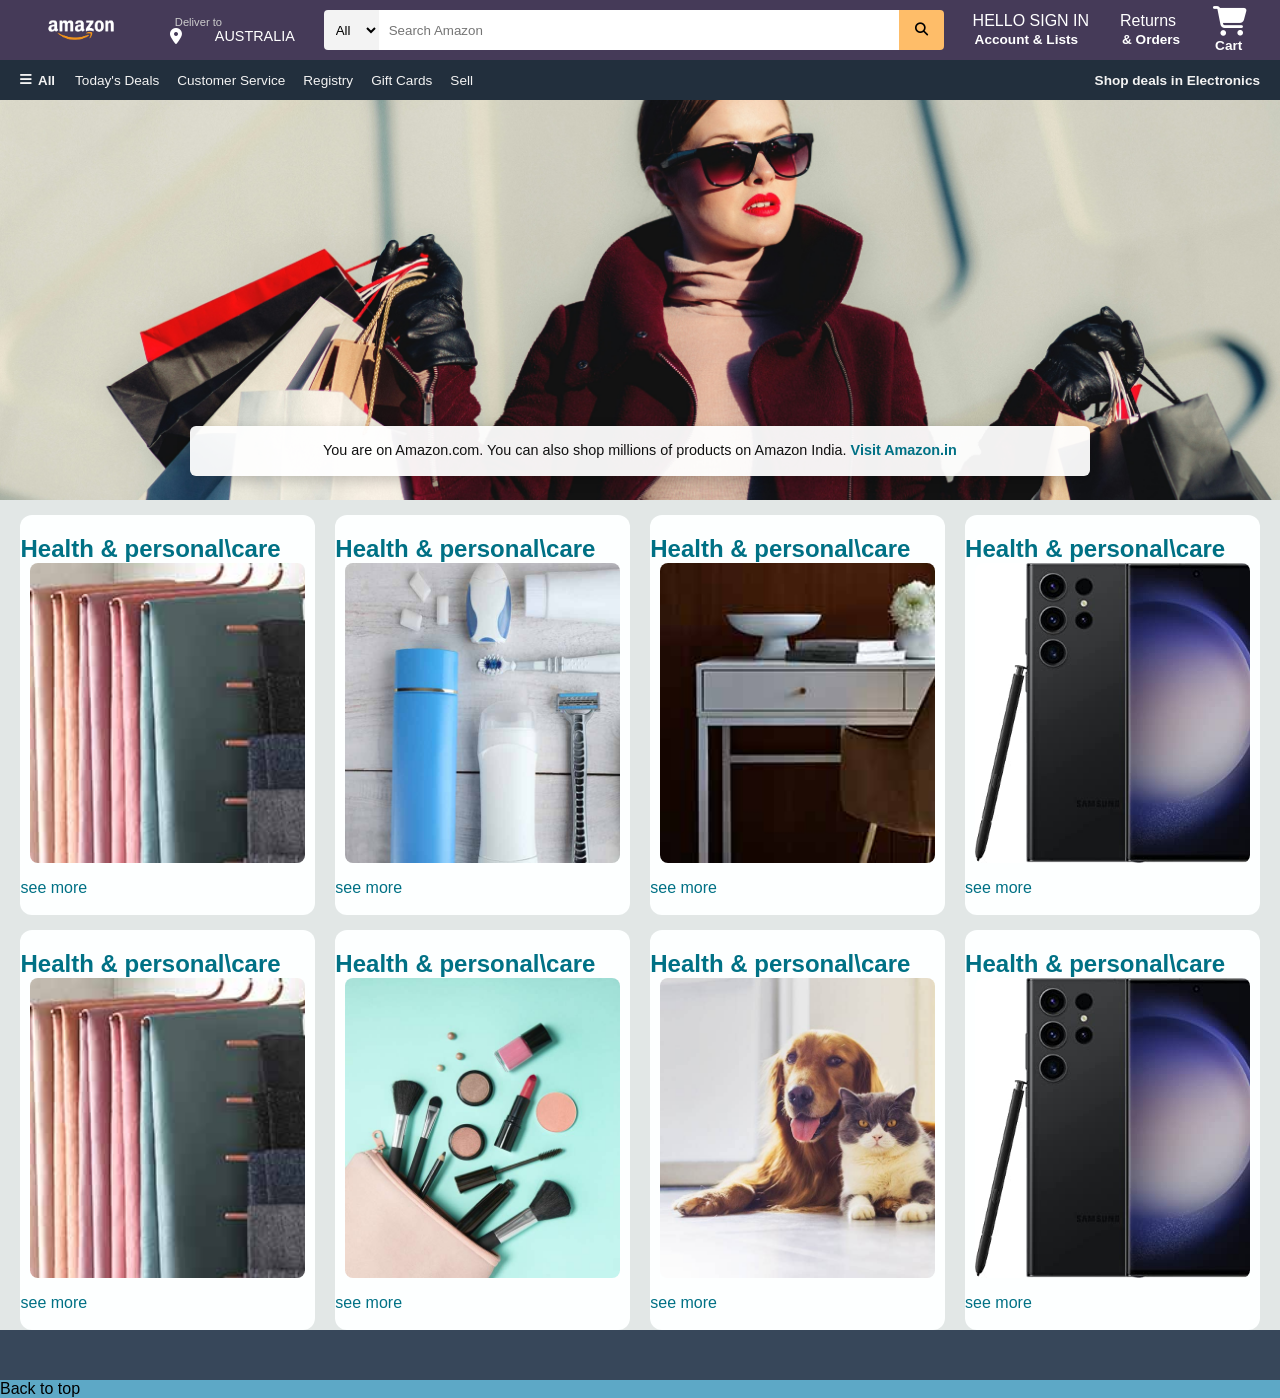
<file: project 1/index.html>
<!DOCTYPE html>
<html lang="en">

<head>
    <meta charset="UTF-8">
    <meta name="viewport" content="width=device-width, initial-scale=1.0">
    <title>AMAZON</title>
    <link rel="stylesheet" href="style.css">
    <link rel="stylesheet" href="https://cdnjs.cloudflare.com/ajax/libs/font-awesome/6.4.0/css/all.min.css">

</head>

<body>
    <header>
        <!-- Amazon navigation bar -->
        <div class="navbar">
            <!-- Brand logo: kept inside the navbar to prevent vertical overflow. -->
            <div class="nav-logo border">
                <div class="logo "></div>
            </div>
            <!-- Delivery location -->
            <div class="nav-address border ">
                <p class="add-first">Deliver to</p>
                <div class="add-icon">

                    <i class="fa-solid fa-location-dot"></i>

                    <p class="add-second">AUSTRALIA</p>
                </div>
            </div>


            <!-- Product search: input and button are outside select for valid HTML. -->
            <div class="nav-search">
                <select class="search-select">
                    <option>All</option>
                    <option>Electronics</option>
                    <option>Books</option>
                </select>
                <input type="text" placeholder="Search Amazon" class="search-input">
                <button class="search-icon" type="button" aria-label="Search">
                    <i class="fa-solid fa-magnifying-glass"></i>
                </button>
            </div>


            <div class="nav-signin border">
                <p><span>HELLO SIGN IN </span></p>
                <P class="nav-second border">
                    Account & Lists
                </P>
            </div>


            <div class="nav-return border">
                <p><span>Returns</span></p>
                <P class="nav-second border">
                    & Orders
                </P>
            </div>
            <div class="nav-cart border">
                <i class="fa-solid fa-cart-shopping"></i>
                <p class="nav-second border">
                    Cart
                </P>

            </div>
        </div>

        <!-- Secondary navigation panel -->
        <nav class="panel" aria-label="Secondary navigation">
            <button class="panel-all" type="button" aria-label="Open all categories">
                <i class="fa-solid fa-bars" aria-hidden="true"></i>
                <span>All</span>
            </button>
            <div class="panel-options">
                <a href="#deals">Today's Deals</a>
                <a href="#service">Customer Service</a>
                <a href="#registry">Registry</a>
                <a href="#gift-cards">Gift Cards</a>
                <a href="#sell">Sell</a>
            </div>
            <a class="panel-deals" href="#electronics">Shop deals in Electronics</a>
        </nav>


    </header>
    <!-- Changed: hero message is structured as a readable callout over the image. -->
    <section class="hero-section">
        <div class="hero-msg">
            <p>
                You are on Amazon.com. You can also shop millions of products on Amazon India.
                <a href="https://www.amazon.in/" target="_blank" rel="noopener noreferrer">Visit Amazon.in</a>
            </p>
        </div>
    </section>


    <div class="shop-section">
        <div class="box1 box">
            <div class="box-content">
                <h2>Health & personal\care</h2>
                <div class="box-img" style="background-image:url('box1_image.jpg')" ;> </div>
                <p>see more</p>
            </div>

        </div>
        <div class="box2 box">
            <div class="box-content">
                <h2>Health & personal\care</h2>
                <div class="box-img" style="background-image:url('box2_image.jpg')" ;> </div>
                <p>see more</p>
            </div>
        </div>
        <div class="box3 box ">
            <div class="box-content">
                <h2>Health & personal\care</h2>
                <div class="box-img" style="background-image:url('box3_image.jpg')" ;> </div>
                <p>see more</p>
            </div>
        </div>
        <div class="box4 box ">
            <div class="box-content">
                <h2>Health & personal\care</h2>
                <div class="box-img" style="background-image:url('box4_image.jpg')" ;> </div>
                <p>see more</p>
            </div>
        </div>
        <div class="box1 box">
            <div class="box-content">
                <h2>Health & personal\care</h2>
                <div class="box-img" style="background-image:url('box1_image.jpg')" ;> </div>
                <p>see more</p>
            </div>

        </div>
        <div class="box2 box">
            <div class="box-content">
                <h2>Health & personal\care</h2>
                <div class="box-img" style="background-image:url('box5_image.jpg')" ;> </div>
                <p>see more</p>
            </div>
        </div>
        <div class="box3 box ">
            <div class="box-content">
                <h2>Health & personal\care</h2>
                <div class="box-img" style="background-image:url('box6_image.jpg')" ;> </div>
                <p>see more</p>
            </div>
        </div>
        <div class="box4 box ">
            <div class="box-content">
                <h2>Health & personal\care</h2>
                <div class="box-img" style="background-image:url('box4_image.jpg')" ;> </div>
                <p>see more</p>
            </div>
        </div>
    </div>
    <footer>
        <div class="footer-panell"></div>
        Back to top

    </footer>
</body>

</html>
</file>
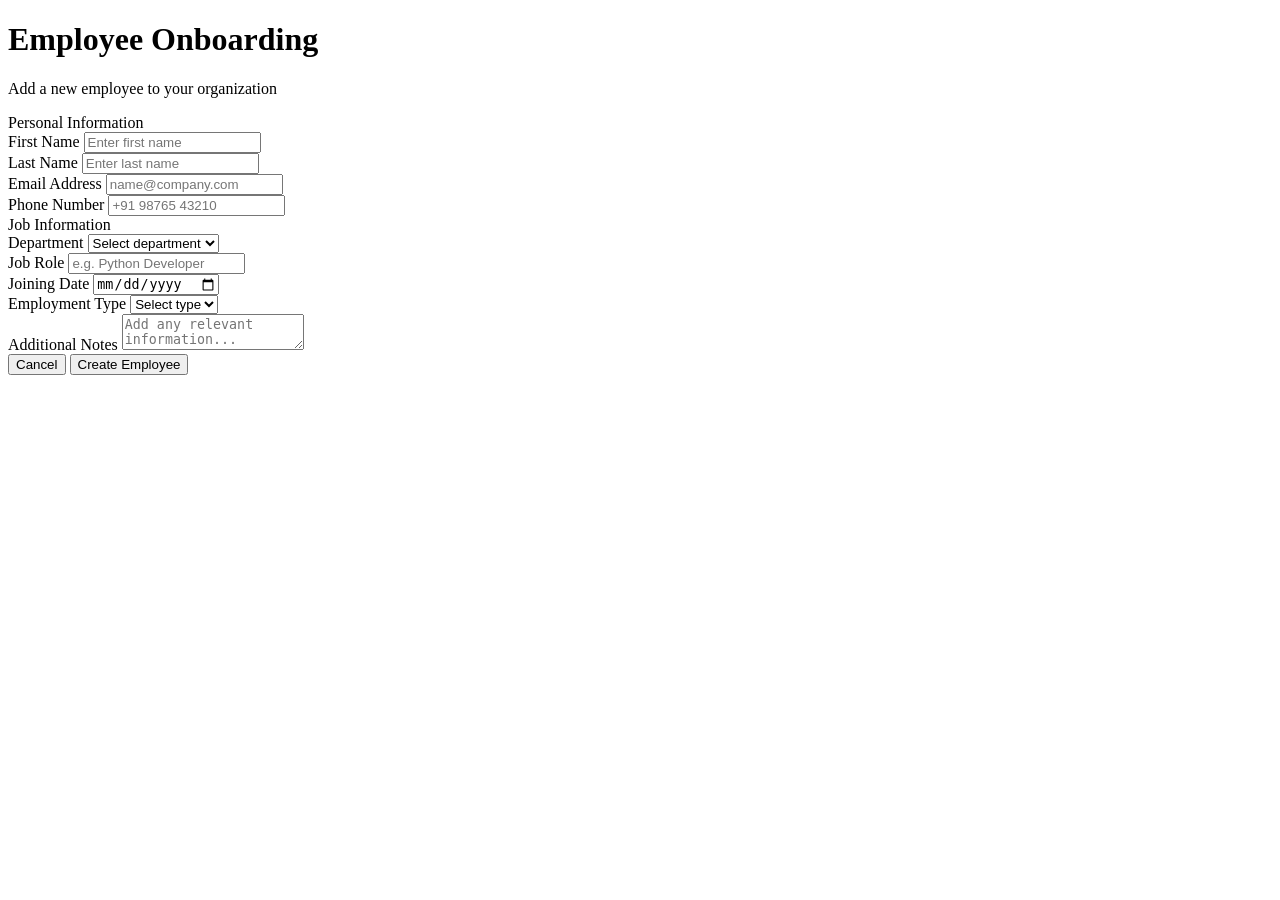
<file: html and css/form.html>
<!DOCTYPE html>
<html lang="en">
<head>
<meta charset="UTF-8">
<meta name="viewport" content="width=device-width,initial-scale=1">
<title>Employee Onboarding</title>

<!-- <style>
*{box-sizing:border-box;margin:0;padding:0}

body{
  font-family:Arial,sans-serif;
  background:#f4f7fb;
  color:#172033;
  padding:40px;
}

.form-box{
  max-width:800px;
  margin:auto;
  background:white;
  padding:30px;
  border-radius:12px;
  box-shadow:0 4px 20px #00000010;
}

h1{font-size:24px;margin-bottom:6px}
.subtitle{color:#64748b;margin-bottom:25px}

.section{
  font-size:14px;
  font-weight:bold;
  color:#2563eb;
  margin:25px 0 15px;
  padding-bottom:8px;
  border-bottom:1px solid #e2e8f0;
}

.grid{
  display:grid;
  grid-template-columns:1fr 1fr;
  gap:18px;
}

.field{
  display:flex;
  flex-direction:column;
  gap:7px;
}

label{
  font-size:13px;
  font-weight:bold;
}

input,select,textarea{
  width:100%;
  padding:11px 12px;
  border:1px solid #cbd5e1;
  border-radius:7px;
  font-size:14px;
  outline:none;
}

input:focus,select:focus,textarea:focus{
  border-color:#2563eb;
}

textarea{
  height:90px;
  resize:vertical;
}

.full{grid-column:1/-1}

.actions{
  display:flex;
  justify-content:flex-end;
  gap:10px;
  margin-top:25px;
}

button{
  padding:11px 18px;
  border-radius:7px;
  cursor:pointer;
  font-weight:bold;
}

.cancel{
  background:white;
  border:1px solid #cbd5e1;
}

.submit{
  background:#2563eb;
  color:white;
  border:0;
}

@media(max-width:600px){
  body{padding:15px}
  .grid{grid-template-columns:1fr}
}
</style> -->
</head>

<body>

<div class="form-box">

  <h1>Employee Onboarding</h1>
  <p class="subtitle">Add a new employee to your organization</p>

  <form>

    <div class="section">Personal Information</div>

    <div class="grid">

      <div class="field">
        <label>First Name          
        </label>
        <input type="text" placeholder="Enter first name" required>
      </div>

      <div class="field">
        <label>Last Name</label>
        <input type="text" placeholder="Enter last name">
      </div>

      <div class="field">
        <label>Email Address</label>
        <input type="email" placeholder="name@company.com">
      </div>

      <div class="field">
        <label>Phone Number</label>
        <input type="tel" placeholder="+91 98765 43210">
      </div>

    </div>

    <div class="section">Job Information</div>

    <div class="grid">

      <div class="field">
        <label>Department</label>
        <select>
          <option>Select department</option>
          <option>Engineering</option>
          <option>Data</option>
          <option>Marketing</option>
          <option>Finance</option>
        </select>
      </div>

      <div class="field">
        <label>Job Role</label>
        <input type="text" placeholder="e.g. Python Developer">
      </div>

      <div class="field">
        <label>Joining Date</label>
        <input type="date">
      </div>

      <div class="field">
        <label>Employment Type</label>
        <select>
          <option>Select type</option>
          <option>Full-time</option>
          <option>Part-time</option>
          <option>Intern</option>
        </select>
      </div>

      <div class="field full">
        <label>Additional Notes</label>
        <textarea placeholder="Add any relevant information..."></textarea>
      </div>

    </div>

    <div class="actions">
      <button type="button" class="cancel">Cancel</button>
      <button type="submit" class="submit">Create Employee</button>
    </div>

  </form>
</div>

</body>
</html>
</file>
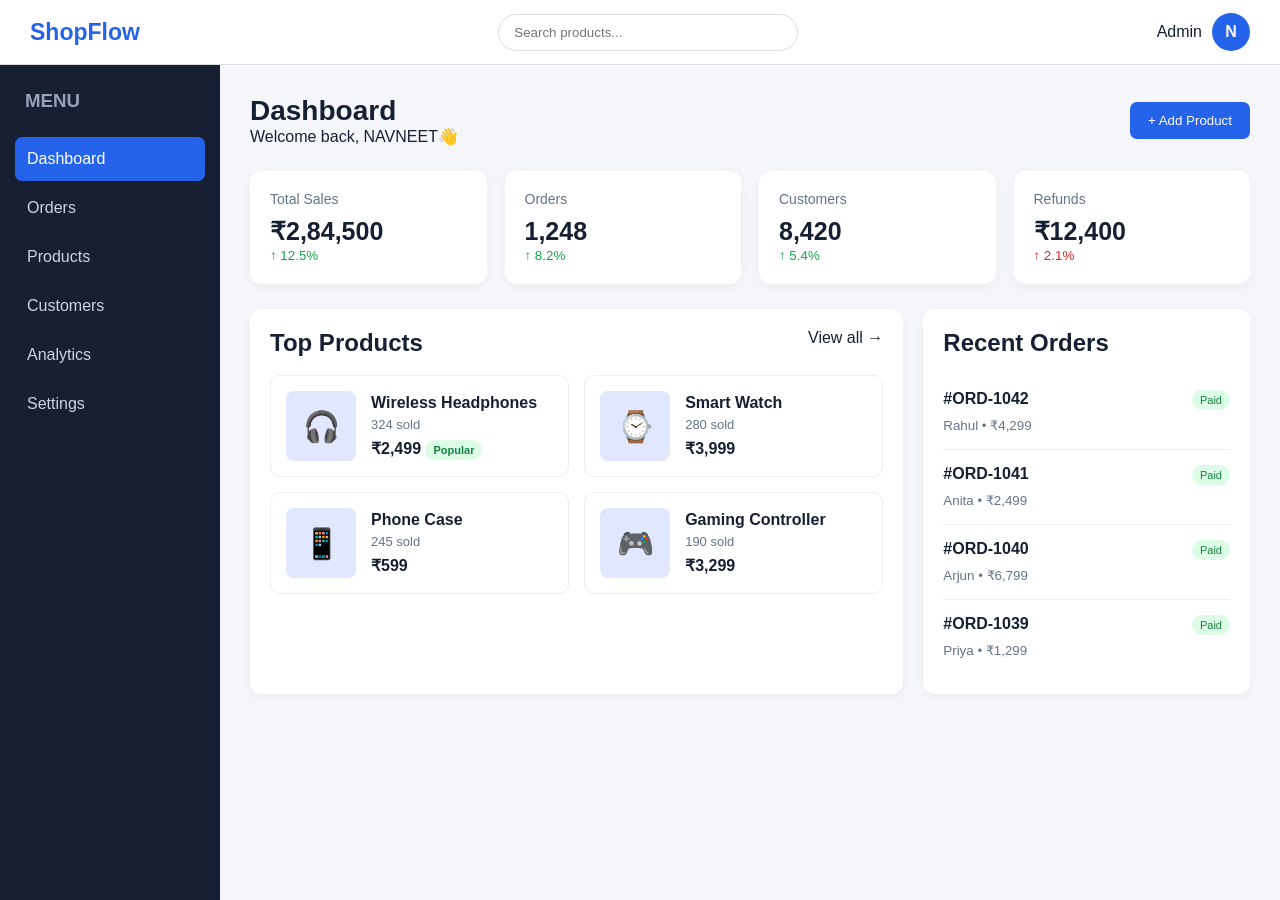
<file: html and css/project1.html>
<!doctype html>
<html>
  <head>
    <meta charset="UTF-8" />
    <meta name="viewport" content="width=device-width,initial-scale=1" />
    <title>Shop Dashboard</title>
    <style>
      :root {
        --primary: #2563eb;
        --dark: #172033;
        --light: #f4f6fa;
        --white: #fff;
        --gray: #64748b;
      }
      * {
        box-sizing: border-box;
        margin: 0;
        padding: 0;
      }
      body {
        font-family: Arial, sans-serif;
        background: var(--light);
        color: var(--dark);
      }
      .navbar {
        height: 65px;
        background: var(--white);
        display: flex;
        align-items: center;
        justify-content: space-between;
        padding: 0 30px;
        border-bottom: 1px solid #ddd;
      }
      .logo {
        font-size: 23px;
        font-weight: bold;
        color: var(--primary);
      }
      .search {
        width: 300px;
        padding: 10px 15px;
        border: 1px solid #ddd;
        border-radius: 20px;
      }
      .profile {
        display: flex;
        align-items: center;
        gap: 10px;
      }
      .avatar {
        width: 38px;
        height: 38px;
        border-radius: 50%;
        background: var(--primary);
        color: white;
        display: grid;
        place-items: center;
        font-weight: bold;
      }
      .layout {
        display: grid;
        grid-template-columns: 220px 1fr;
        min-height: calc(100vh - 65px);
      }
      .sidebar {
        background: var(--dark);
        padding: 25px 15px;
        color: white;
      }
      .sidebar h3 {
        margin: 0 10px 25px;
        color: #94a3b8;
      }
      .sidebar a {
        display: block;
        color: #cbd5e1;
        text-decoration: none;
        padding: 13px 12px;
        border-radius: 7px;
        margin: 5px 0;
      }
      .sidebar a:hover,
      .sidebar .active {
        background: var(--primary);
        color: white;
      }
      .main {
        padding: 30px;
        overflow: auto;
      }
      .header {
        display: flex;
        justify-content: space-between;
        align-items: center;
        margin-bottom: 25px;
      }
      .header h1 {
        font-size: 28px;
      }
      .button {
        background: var(--primary);
        color: white;
        border: 0;
        padding: 11px 18px;
        border-radius: 7px;
        cursor: pointer;
      }
      .button:hover {
        opacity: 0.85;
      }
      .stats {
        display: grid;
        grid-template-columns: repeat(4, 1fr);
        gap: 18px;
        margin-bottom: 25px;
      }
      .card {
        background: var(--white);
        padding: 20px;
        border-radius: 12px;
        box-shadow: 0 3px 12px #0000000b;
      }
      .stat-title {
        color: var(--gray);
        font-size: 14px;
        margin-bottom: 10px;
      }
      .stat-value {
        font-size: 25px;
        font-weight: bold;
      }
      .green {
        color: #16a34a;
      }
      .red {
        color: #dc2626;
      }
      .content {
        display: grid;
        grid-template-columns: 2fr 1fr;
        gap: 20px;
      }
      .section-title {
        display: flex;
        justify-content: space-between;
        margin-bottom: 18px;
      }
      .products {
        display: grid;
        grid-template-columns: repeat(2, 1fr);
        gap: 15px;
      }
      .product {
        display: flex;
        gap: 15px;
        align-items: center;
        border: 1px solid #eee;
        padding: 15px;
        border-radius: 10px;
        transition: 0.2s;
      }
      .product:hover {
        transform: translateY(-3px);
        box-shadow: 0 5px 15px #0002;
      }
      .product-img {
        width: 70px;
        height: 70px;
        border-radius: 8px;
        background: #e0e7ff;
        display: grid;
        place-items: center;
        font-size: 30px;
      }
      .product-info {
        flex: 1;
      }
      .product-info h3 {
        font-size: 16px;
        margin-bottom: 5px;
      }
      .product-info p {
        font-size: 13px;
        color: var(--gray);
      }
      .price {
        font-weight: bold;
        margin-top: 7px;
      }
      .badge {
        font-size: 11px;
        background: #dcfce7;
        color: #15803d;
        padding: 4px 8px;
        border-radius: 20px;
      }
      .progress {
        height: 8px;
        background: #e2e8f0;
        border-radius: 10px;
        margin: 10px 0;
      }
      .progress span {
        display: block;
        height: 100%;
        background: var(--primary);
        border-radius: 10px;
      }
      .order {
        padding: 15px 0;
        border-bottom: 1px solid #eee;
      }
      .order:last-child {
        border: 0;
      }
      .order-row {
        display: flex;
        justify-content: space-between;
        margin-bottom: 6px;
      }
      .order small {
        color: var(--gray);
      }
      @media (max-width: 900px) {
        .stats {
          grid-template-columns: repeat(2, 1fr);
        }
        .content {
          grid-template-columns: 1fr;
        }
      }
      @media (max-width: 650px) {
        .layout {
          grid-template-columns: 1fr;
        }
        .sidebar {
          display: none;
        }
        .search {
          width: 150px;
        }
        .main {
          padding: 15px;
        }
        .products {
          grid-template-columns: 1fr;
        }
        .stats {
          grid-template-columns: 1fr;
        }
        .header h1 {
          font-size: 22px;
        }
      }
    </style>
  </head>
  <body>
    <nav class="navbar">
      <div class="logo">ShopFlow</div>
      <input class="search" placeholder="Search products..." />
      <div class="profile">
        <span>Admin</span>
        <div class="avatar">N</div>
      </div>
    </nav>

    <div class="layout">
      <aside class="sidebar">
        <h3>MENU</h3>
        <a class="active" href="#">Dashboard</a>
        <a href="#">Orders</a>
        <a href="#">Products</a>
        <a href="#">Customers</a>
        <a href="#">Analytics</a>
        <a href="#">Settings</a>
      </aside>

      <main class="main">
        <div class="header">
          <div>
            <h1>Dashboard</h1>
            <p>Welcome back, NAVNEET👋</p>
          </div>
          <button class="button">+ Add Product</button>
        </div>

        <section class="stats">
          <div class="card">
            <div class="stat-title">Total Sales</div>
            <div class="stat-value">₹2,84,500</div>
            <small class="green">↑ 12.5%</small>
          </div>
          <div class="card">
            <div class="stat-title">Orders</div>
            <div class="stat-value">1,248</div>
            <small class="green">↑ 8.2%</small>
          </div>
          <div class="card">
            <div class="stat-title">Customers</div>
            <div class="stat-value">8,420</div>
            <small class="green">↑ 5.4%</small>
          </div>
          <div class="card">
            <div class="stat-title">Refunds</div>
            <div class="stat-value">₹12,400</div>
            <small class="red">↑ 2.1%</small>
          </div>
        </section>

        <div class="content">
          <section class="card">
            <div class="section-title">
              <h2>Top Products</h2>
              <span>View all →</span>
            </div>
            <div class="products">
              <div class="product">
                <div class="product-img">🎧</div>
                <div class="product-info">
                  <h3>Wireless Headphones</h3>
                  <p>324 sold</p>
                  <div class="price">
                    ₹2,499 <span class="badge">Popular</span>
                  </div>
                </div>
              </div>

              <div class="product">
                <div class="product-img">⌚</div>
                <div class="product-info">
                  <h3>Smart Watch</h3>
                  <p>280 sold</p>
                  <div class="price">₹3,999</div>
                </div>
              </div>

              <div class="product">
                <div class="product-img">📱</div>
                <div class="product-info">
                  <h3>Phone Case</h3>
                  <p>245 sold</p>
                  <div class="price">₹599</div>
                </div>
              </div>

              <div class="product">
                <div class="product-img">🎮</div>
                <div class="product-info">
                  <h3>Gaming Controller</h3>
                  <p>190 sold</p>
                  <div class="price">₹3,299</div>
                </div>
              </div>
            </div>
          </section>

          <section class="card">
            <div class="section-title"><h2>Recent Orders</h2></div>
            <div class="order">
              <div class="order-row">
                <b>#ORD-1042</b><span class="badge">Paid</span>
              </div>
              <small>Rahul • ₹4,299</small>
            </div>
            <div class="order">
              <div class="order-row">
                <b>#ORD-1041</b><span class="badge">Paid</span>
              </div>
              <small>Anita • ₹2,499</small>
            </div>
            <div class="order">
              <div class="order-row">
                <b>#ORD-1040</b><span class="badge">Paid</span>
              </div>
              <small>Arjun • ₹6,799</small>
            </div>
            <div class="order">
              <div class="order-row">
                <b>#ORD-1039</b><span class="badge">Paid</span>
              </div>
              <small>Priya • ₹1,299</small>
            </div>
          </section>
        </div>
      </main>
    </div>
  </body>
</html>
</file>
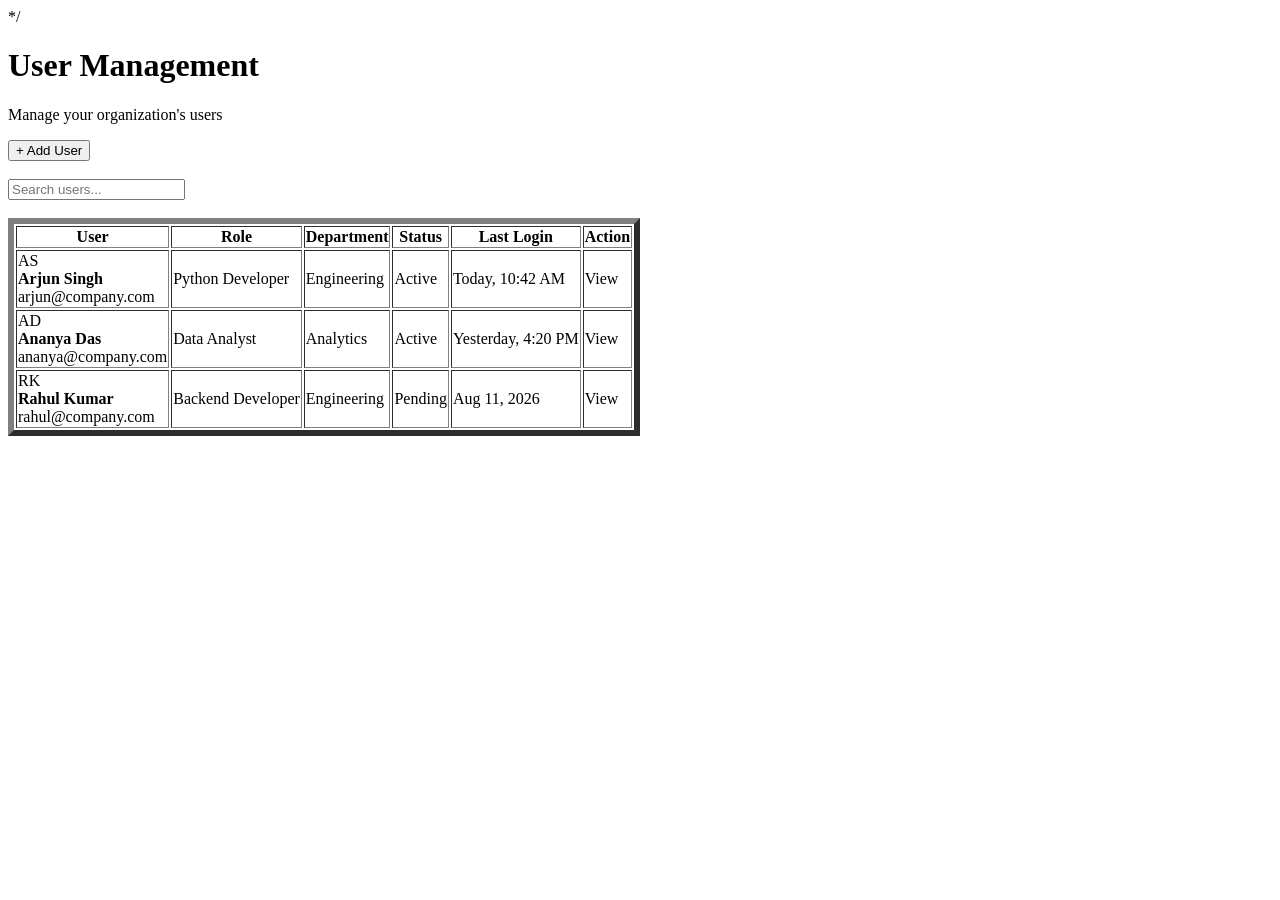
<file: html and css/tables.html>
<!DOCTYPE html>
<html lang="en">
<head>
<meta charset="UTF-8">
<meta name="viewport" content="width=device-width,initial-scale=1">
<title>User Management</title>

<style>
/* :root{
  --primary:#4f46e5;
  --bg:#f8fafc;
  --border:#e2e8f0;
  --text:#0f172a;
  --muted:#64748b;
}

*{box-sizing:border-box;margin:0;padding:0}

body{
  font-family:Inter,Arial,sans-serif;
  background:var(--bg);
  color:var(--text);
  padding:40px;
}

.dashboard{
  max-width:1100px;
  margin:auto;
  background:white;
  border:1px solid var(--border);
  border-radius:12px;
  overflow:hidden;
}

.topbar{
  padding:24px;
  display:flex;
  justify-content:space-between;
  align-items:center;
  border-bottom:1px solid var(--border);
}

.title h1{font-size:22px}
.title p{color:var(--muted);font-size:14px;margin-top:5px}

.add{
  background:var(--primary);
  color:white;
  border:0;
  padding:10px 16px;
  border-radius:7px;
  cursor:pointer;
}

.search{
  padding:16px 24px;
  border-bottom:1px solid var(--border);
}

.search input{
  width:280px;
  padding:10px 12px;
  border:1px solid var(--border);
  border-radius:7px;
  outline:none;
}

table{width:100%;border-collapse:collapse}

th,td{
  padding:15px 20px;
  text-align:left;
  border-bottom:1px solid var(--border);
}

th{
  font-size:12px;
  text-transform:uppercase;
  color:var(--muted);
  background:#f8fafc;
}

tr:hover{background:#fafafa}

.user{
  display:flex;
  align-items:center;
  gap:10px;
} */

/* .avatar{
  width:36px;
  height:36px;
  border-radius:50%;
  background:#e0e7ff;
  color:#3730a3;
  display:grid;
  place-items:center;
  font-weight:bold;
}

.email{color:var(--muted);font-size:13px}

.badge{
  padding:5px 10px;
  border-radius:20px;
  font-size:12px;
  font-weight:bold;
}

.active{background:#dcfce7;color:#166534}
.pending{background:#fef3c7;color:#92400e}

.action{
  color:var(--primary);
  cursor:pointer;
  font-size:14px;
}

@media(max-width:700px){
  body{padding:15px}
  .dashboard{overflow-x:auto}
  table{min-width:850px}
}
</style> */
</head>

<body>

<div class="dashboard">

  <header class="topbar">
    <div class="title">
      <h1>User Management</h1>
      <p>Manage your organization's users</p>
    </div>
    <button class="add">+ Add User</button>
  </header>
  <br>


  <div class="search">
    <input type="text" placeholder="Search users...">
  </div>
<br>
  <table border="6"color="yellow">
    <thead>
      <tr>
        <th>User</th>
        <th>Role</th>
        <th>Department</th>
        <th>Status</th>
        <th>Last Login</th>
        <th>Action</th>
      </tr>
    </thead>

    <tbody border="6"color="yellow">
      <tr>
        <td>
          <div class="user">
            <div class="avatar">AS</div>
            <div>
              <b>Arjun Singh</b>
              <div class="email">arjun@company.com</div>
            </div>
          </div>
        </td>
        <td>Python Developer</td>
        <td>Engineering</td>
        <td><span class="badge active">Active</span></td>
        <td>Today, 10:42 AM</td>
        <td class="action">View</td>
      </tr>

      <tr>
        <td>
          <div class="user">
            <div class="avatar">AD</div>
            <div>
              <b>Ananya Das</b>
              <div class="email">ananya@company.com</div>
            </div>
          </div>
        </td>
        <td>Data Analyst</td>
        <td>Analytics</td>
        <td><span class="badge active">Active</span></td>
        <td>Yesterday, 4:20 PM</td>
        <td class="action">View</td>
      </tr>

      <tr>
        <td>
          <div class="user">
            <div class="avatar">RK</div>
            <div>
              <b>Rahul Kumar</b>
              <div class="email">rahul@company.com</div>
            </div>
          </div>
        </td>
        <td>Backend Developer</td>
        <td>Engineering</td>
        <td><span class="badge pending">Pending</span></td>
        <td>Aug 11, 2026</td>
        <td class="action">View</td>
      </tr>
    </tbody>
  </table>

</div>

</body>
</html>
</file>
<file: project 1/style.css>
* {
  margin: 0;
  padding: 0;
  box-sizing: border-box;
  font-family: arial, sans-serif;
}

body {
  /* Background is scoped to the page instead of every element. */
  background-color: #5da8c6;
}

/* Main navigation bar layout. */
.navbar {
  /* Top navigation bar container. */
  background-color: #453a58;
  color: #fff;
  display: flex;
  height: 60px;
  align-items: center;
  padding: 0 20px;
  gap: 16px;
  overflow: hidden; /* Keeps navbar content from leaking outside its bounds. */
  justify-content: space-evenly; /* Ensures the logo and search bar are on opposite ends. */
}
.nav-logo {
  /* Fixed at 50px so its height stays within the 60px navbar. */
  width: 100px;
  height: 50px;
  background-image: url("amazon_logo.png");
  background-size: contain;
  background-position: center;
  background-repeat: no-repeat;
}

/* Hover outline for navigation sections. */
.border {
  border: 2px solid transparent;
}

.border:hover {
  border: 2px solid white;
}
.add-first {
  color: #cccccc;
  font-size: 0.7rem;
  margin-left: 15px;
}
.add-second {
  font-size: 0.9rem;
  margin-left: 33px;
}
.add-icon {
  display: flex;
  align-items: center;
  margin-left: 10px;
}

/* Responsive search controls stay contained within the navbar. */
.nav-search {
  display: flex;
  align-items: center;
  flex: 1;
  max-width: 620px;
  height: 40px;
  border-radius: 4px;
  overflow: hidden;
}

.search-select,
.search-input,
.search-icon {
  height: 100%;
  border: 0;
}

.search-select {
  width: 55px;
  padding: 0 8px;
  background-color: #f3f3f3;
}

.search-input {
  min-width: 0;
  flex: 1;
  padding: 0 10px;
  border: none;
}

.search-icon {
  width: 45px;
  background-color: #febd69;
  display: flex;
  justify-content: center;
  align-items: center;

  /* <or do it instead for whole > cursor: pointer;  */
}

/* box 4 */

.span {
  font-size: 0.8rem;
}
.nav-second {
  font-size: 0.85rem;
  font-weight: 700;
}
.nav-search:hover {
  border: 2px solid red;
}

.nav-cart i {
  font-size: 30px;
}
.nav-cart {
  font-size: 0.9rem;
  font-weight: 700;
}


/* Changed: renamed .panal to .panel and aligned items to prevent overflow. */
.panel {
  min-height: 40px;
  padding: 0 20px;
  background-color: #222f3d;
  color: #f3f3f3;
  display: flex;
  align-items: center;
  gap: 20px;
}

.panel-all {
  /* Changed: styles the new All button and keeps its icon/text aligned. */
  display: flex;
  align-items: center;
  gap: 6px;
  border: 0;
  background: transparent;
  color: inherit;
  font-weight: 700;
  cursor: pointer;
}

.panel-options {
  /* Changed: flex spacing replaces the invalid `margin-left: 10 px` values. */
  display: flex;
  align-items: center;
  flex: 1;
  gap: 18px;
  min-width: 0;
}

.panel a {
  color: inherit;
  font-size: 0.85rem;
  text-decoration: none;
  white-space: nowrap;
}

.panel a:hover,
.panel-all:hover {
  text-decoration: underline;
}

.panel-deals {
  font-weight: 700;
}

@media (max-width: 700px) {
  /* Changed: lets panel links scroll on small screens instead of leaking out. */
  .panel {
    gap: 12px;
    overflow-x: auto;
  }

  .panel-options {
    flex: none;
  }

  .panel-deals {
    display: none;
  }
}

/* Changed: full-width hero now uses the available s2 image and crops it neatly. */
.hero-section {
  width: 100%;
  min-height: 400px;
  padding: 24px;
  background: url("s3.img.jpg") center / cover no-repeat;
  display: flex;
  align-items: flex-end;
  justify-content: center;
}

/* Changed: a padded, readable card replaces the fixed-height message bar. */
.hero-msg {
  width: min(900px, 100%);
  padding: 14px 20px;
  border-radius: 6px;
  background-color: rgba(255, 255, 255, 0.94);
  color: #111;
  font-size: 0.9rem;
  line-height: 1.5;
  text-align: center;
  box-shadow: 0 4px 14px rgba(0, 0, 0, 0.2);
}

.hero-msg a {
  color: #007185;
  font-weight: 700;
  text-decoration: none; 
}

.hero-msg a:hover {
  color: #c7511f;
  text-decoration: underline;
}

/* shop section */
.shop-section{
  display:flex ;
  /* width: 40%; */
    background-color: #e2e7e6;
   justify-content: space-evenly;
    flex-wrap: wrap;
}

.box{
   height: 400px;
   border: none;
   border-radius: 12px;
    width: 23%;
    background-color: rgb(253, 255, 255);
    padding: 20px 0px 15px;
    margin-top: 15px; 
}

.box-img{
  height: 300px;
  border-radius: 8px;
  background-size: cover;
  margin-bottom: 1rem;
  margin-left: 10px;
    margin-right:10px 
}

.box.content{
    margin-left: 10px;
    margin-right:10px ;
}
.box-content{
color: #007185 ;

}
/* footer for me */
.footer{
    margin-top: 15px;


}
.footer-panell{
  background-color: #37475a;
  color: white;
  height: 50px;
  display: flex;
  justify-content: center;
  align-items: center;
  font-size: 0.85rem;
  
}
</file>
